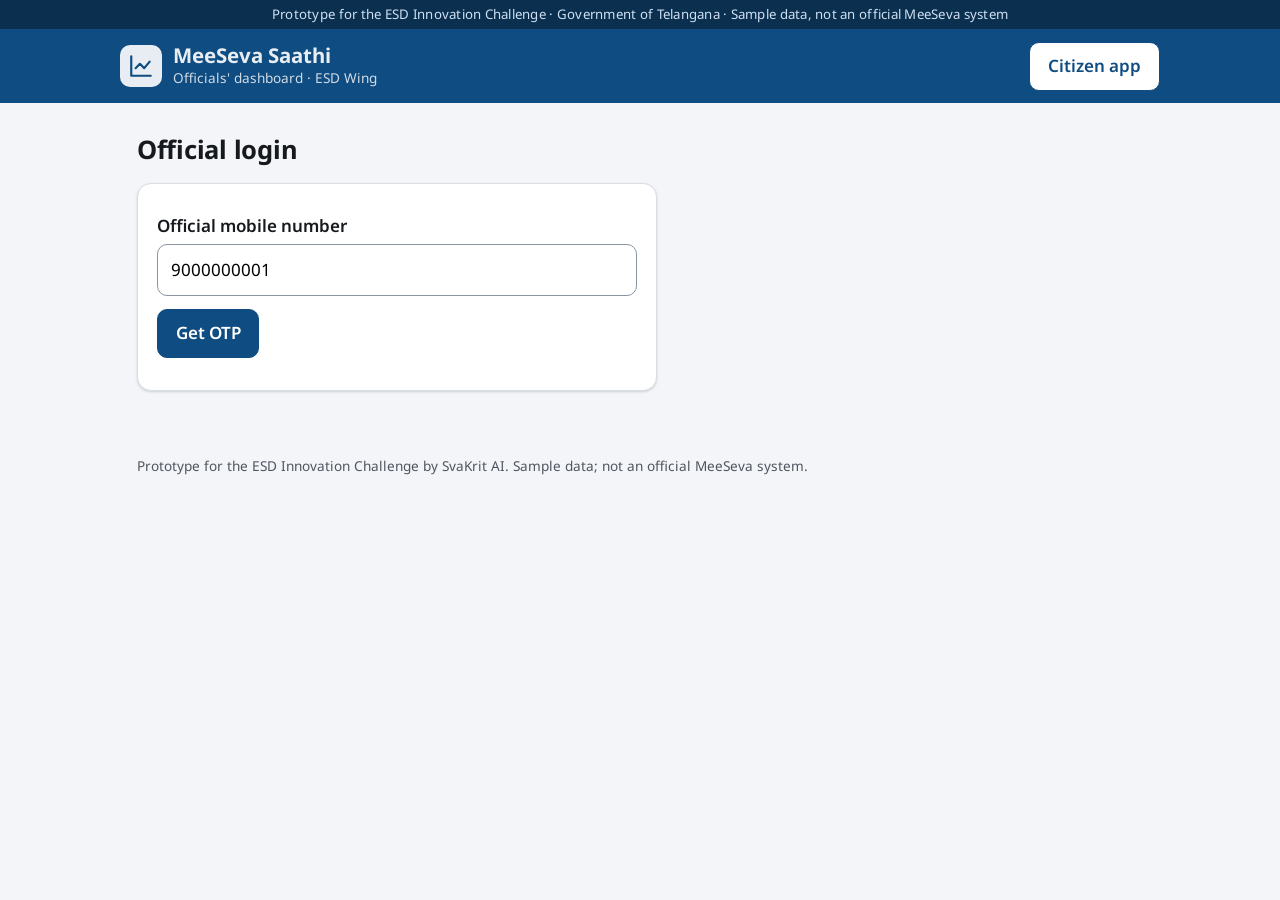
<file: static/official.html>
<!doctype html>
<html lang="en">
<head>
  <meta charset="utf-8">
  <meta name="viewport" content="width=device-width, initial-scale=1">
  <title>MeeSeva Saathi – Officials' dashboard</title>
  <meta name="theme-color" content="#0f4c81">
  <link rel="preconnect" href="https://fonts.googleapis.com">
  <link rel="preconnect" href="https://fonts.gstatic.com" crossorigin>
  <link rel="stylesheet" href="https://fonts.googleapis.com/css2?family=Noto+Sans:wght@400;600;700&family=Noto+Sans+Telugu:wght@400;600&family=Noto+Sans+Devanagari:wght@400;600&family=Noto+Naskh+Arabic:wght@400;600&display=swap">
  <link rel="stylesheet" href="/static/styles.css">
</head>
<body>
  <a class="skip" href="#main">Skip to main content</a>
  <div class="gov-strip">Prototype for the ESD Innovation Challenge · Government of Telangana · Sample data, not an official MeeSeva system</div>
  <header class="top"><div class="top-row">
    <a class="brand" href="/official" aria-label="Officials' dashboard home">
      <span class="mark" aria-hidden="true"><svg viewBox="0 0 24 24" fill="none" stroke="currentColor" stroke-width="2" stroke-linecap="round" stroke-linejoin="round"><path d="M3 3v18h18"/><path d="M7 14l4-4 4 4 5-6"/></svg></span>
      <span><b>MeeSeva Saathi</b><span>Officials' dashboard · ESD Wing</span></span>
    </a>
    <div class="a11y"><a class="btn secondary" href="/">Citizen app</a><button id="logout" type="button" hidden>Log out</button></div>
  </div></header>
  <main id="main" tabindex="-1"></main>
  <footer>Prototype for the ESD Innovation Challenge by SvaKrit AI. Sample data; not an official MeeSeva system.</footer>
  <script src="/static/official.js"></script>
</body>
</html>
</file>
<file: static/styles.css>
/* MeeSeva Saathi — mobile-first, GIGW 3.0 / WCAG 2.1 AA intent. Palette inspired by Telangana government sites. */
:root {
  --primary: #0f4c81; --primary-dark: #0b3a63; --primary-soft: #e7eff8; --accent: #e07b00; --accent-soft: #fff1e0;
  --ok: #1b7f3b; --ok-soft: #e4f4ea; --warn: #9a5b00; --warn-soft: #fff4de; --bad: #b3261e; --bad-soft: #fbe8e6;
  --bg: #f3f5f8; --surface: #ffffff; --text: #16191d; --muted: #4e5660; --line: #d9dee6; --focus: #ffbf47;
  --radius: 14px; --base: 17px; --shadow: 0 1px 2px rgba(16, 24, 40, .06), 0 1px 3px rgba(16, 24, 40, .1);
}
html { font-size: var(--base); scroll-behavior: smooth; }
html.text-lg { --base: 20px; } html.text-xl { --base: 23px; }
html.contrast { --primary: #000; --primary-dark: #000; --primary-soft: #fff; --accent: #000; --accent-soft: #fff; --bg: #fff;
  --surface: #fff; --text: #000; --muted: #000; --line: #000; --ok: #000; --ok-soft: #fff; --warn: #000; --warn-soft: #fff;
  --bad: #000; --bad-soft: #fff; --shadow: none; }
html.contrast .btn, html.contrast .card, html.contrast .chip, html.contrast .tile { border: 2px solid #000; }
* { box-sizing: border-box; }
html, body { overflow-x: hidden; }
body { margin: 0; font-family: "Noto Sans", "Noto Sans Telugu", "Noto Sans Devanagari", "Noto Naskh Arabic", system-ui, -apple-system,
  "Segoe UI", Roboto, sans-serif; background: var(--bg); color: var(--text); line-height: 1.55; -webkit-font-smoothing: antialiased; }
[dir="rtl"] body { font-family: "Noto Naskh Arabic", "Noto Sans", system-ui, sans-serif; line-height: 1.8; }
a { color: var(--primary); }
:focus-visible { outline: 3px solid var(--focus); outline-offset: 2px; }
.skip { position: absolute; inset-inline-start: .5rem; top: 0; transform: translateY(-120%); background: var(--focus); color: #000; padding: .6rem 1rem; z-index: 10; }
.skip:focus { transform: none; }
.sr-only { position: absolute; width: 1px; height: 1px; overflow: hidden; clip: rect(0 0 0 0); white-space: nowrap; }
svg.i { width: 1.25em; height: 1.25em; vertical-align: -.25em; fill: none; stroke: currentColor; stroke-width: 2; stroke-linecap: round; stroke-linejoin: round; flex-shrink: 0; }

/* header */
.gov-strip { background: #0b2f4f; color: #cfe0f3; font-size: .78rem; padding: .25rem 1rem; text-align: center; letter-spacing: .02em; }
header.top { background: var(--primary); color: #fff; padding: .75rem 1rem; }
.top-row { display: flex; align-items: center; justify-content: space-between; gap: .75rem; max-width: 1040px; margin: 0 auto; }
.brand { display: flex; align-items: center; gap: .65rem; text-decoration: none; color: #fff; }
.brand .mark { width: 42px; height: 42px; border-radius: 10px; background: #fff; display: grid; place-items: center; color: var(--primary); flex-shrink: 0; }
.brand .mark svg { width: 26px; height: 26px; }
.brand b { font-size: 1.2rem; display: block; line-height: 1.15; } .brand span { font-size: .8rem; opacity: .9; display: block; }
.a11y { display: flex; gap: .4rem; align-items: center; flex-wrap: wrap; justify-content: flex-end; }
.a11y select, .a11y button { font: inherit; font-size: .85rem; padding: .35rem .6rem; border-radius: 8px; border: 1px solid #ffffff55; background: #ffffff; color: #0b2f4f; min-height: 38px; cursor: pointer; }
.a11y button[aria-pressed="true"] { background: var(--focus); }
nav.main { background: var(--surface); border-bottom: 1px solid var(--line); position: sticky; top: 0; z-index: 5; }
nav.main ul { display: flex; gap: .15rem; list-style: none; margin: 0 auto; padding: .3rem .5rem; max-width: 1040px; overflow-x: auto; scrollbar-width: none; }
nav.main a { display: flex; align-items: center; gap: .4rem; color: var(--muted); text-decoration: none; padding: .55rem .8rem; border-radius: 10px; white-space: nowrap; min-height: 44px; font-weight: 500; }
nav.main a[aria-current="page"] { background: var(--primary-soft); color: var(--primary); font-weight: 700; }
.badge { background: var(--accent); color: #fff; border-radius: 99px; padding: 0 .45rem; font-size: .75rem; margin-inline-start: .25rem; font-weight: 700; }

main { max-width: 1040px; margin: 0 auto; padding: 1rem; }
h1 { font-size: 1.5rem; margin: .6rem 0 .5rem; letter-spacing: -.01em; } h2 { font-size: 1.15rem; margin: 1.3rem 0 .6rem; } h3 { margin: 0 0 .4rem; }
.muted { color: var(--muted); font-size: .92rem; }
.card { background: var(--surface); border: 1px solid var(--line); border-radius: var(--radius); padding: 1rem 1.1rem; margin: .75rem 0; box-shadow: var(--shadow); }
.btn { display: inline-flex; align-items: center; justify-content: center; gap: .45rem; font: inherit; font-weight: 600; padding: .6rem 1.05rem; min-height: 46px;
  border-radius: 10px; border: 1px solid var(--primary); background: var(--primary); color: #fff; cursor: pointer; text-decoration: none; transition: background .15s; }
.btn:hover { background: var(--primary-dark); }
.btn.secondary { background: var(--surface); color: var(--primary); } .btn.secondary:hover { background: var(--primary-soft); }
.btn.accent { background: var(--accent); border-color: var(--accent); } .btn.accent:hover { background: #c56c00; }
.btn.danger { background: var(--surface); color: var(--bad); border-color: var(--bad); }
.btn:disabled { opacity: .5; cursor: not-allowed; }
.row { display: flex; gap: .5rem; flex-wrap: wrap; align-items: center; }
label { display: block; font-weight: 600; margin: .7rem 0 .3rem; }
input[type=text], input[type=tel], input[type=search], textarea, select.field { width: 100%; font: inherit; padding: .7rem .8rem; border: 1.5px solid #8a95a3; border-radius: 10px; background: #fff; color: #000; min-height: 46px; }
input:focus-visible, select.field:focus-visible { border-color: var(--primary); }

/* home */
.hero { background: linear-gradient(135deg, var(--primary) 0%, #1565a8 100%); color: #fff; border-radius: 18px; padding: 1.4rem 1.25rem; margin: .5rem 0 1rem; box-shadow: var(--shadow); }
html.contrast .hero { background: #000; }
.hero h1 { color: #fff; font-size: 1.55rem; margin: 0 0 .4rem; } .hero p { margin: 0 0 1rem; opacity: .95; }
.hero .composer { position: static; background: transparent; padding: 0; border: 0; }
.hero input { border-color: transparent; }
.tiles { display: grid; grid-template-columns: repeat(2, 1fr); gap: .65rem; }
@media (min-width: 560px) { .tiles { grid-template-columns: repeat(3, 1fr); } } @media (min-width: 900px) { .tiles { grid-template-columns: repeat(4, 1fr); } }
.tile { display: flex; flex-direction: column; gap: .35rem; background: var(--surface); border: 1px solid var(--line); border-radius: var(--radius); padding: .9rem; text-decoration: none; color: var(--text); min-height: 96px; box-shadow: var(--shadow); font: inherit; text-align: start; cursor: pointer; }
.tile:hover { border-color: var(--primary); } .tile .ic { color: var(--primary); } .tile b { font-size: .98rem; line-height: 1.25; } .tile small { color: var(--muted); }
.steps { display: grid; grid-template-columns: repeat(3, 1fr); gap: .6rem; }
.steps div { background: var(--primary-soft); border-radius: 12px; padding: .8rem; font-size: .92rem; } .steps b { display: block; color: var(--primary); margin-bottom: .2rem; }
@media (max-width: 480px) { .steps { grid-template-columns: 1fr; } }

/* chat */
.chat { display: flex; flex-direction: column; gap: .7rem; margin: 1rem 0; }
.msg { max-width: 94%; padding: .75rem .95rem; border-radius: 16px; white-space: pre-line; }
.msg.user { align-self: flex-end; background: var(--primary); color: #fff; border-end-end-radius: 4px; }
.msg.bot { align-self: flex-start; background: var(--surface); border: 1px solid var(--line); border-end-start-radius: 4px; box-shadow: var(--shadow); }
.msg.bot .who { display: flex; align-items: center; gap: .4rem; font-size: .8rem; color: var(--muted); margin-bottom: .3rem; font-weight: 600; }
.msg.bot .who .av { width: 22px; height: 22px; border-radius: 50%; background: var(--primary); color: #fff; display: grid; place-items: center; font-size: .7rem; }
.src { font-size: .72rem; color: var(--muted); margin-inline-start: auto; font-weight: 400; }
.composer { position: sticky; bottom: 0; background: var(--bg); padding: .6rem 0; display: grid; grid-template-columns: 1fr 1fr; gap: .5rem; border-top: 1px solid var(--line); }
.composer input { grid-column: 1 / -1; }
@media (min-width: 640px) { .composer { grid-template-columns: 1fr auto auto; } .composer input { grid-column: auto; } }
.chips { display: flex; gap: .45rem; flex-wrap: wrap; margin-top: .5rem; }
.chip { font: inherit; font-size: .9rem; padding: .45rem .8rem; border-radius: 99px; border: 1px solid var(--primary); background: var(--surface); color: var(--primary); cursor: pointer; min-height: 40px; }
.chip:hover { background: var(--primary-soft); }

/* service card */
.svc-card { border-inline-start: 4px solid var(--primary); }
.svc-card .dept { font-size: .8rem; color: var(--muted); text-transform: uppercase; letter-spacing: .04em; }
.facts { display: grid; grid-template-columns: repeat(3, 1fr); gap: .5rem; margin: .7rem 0; }
.facts div { background: var(--primary-soft); border-radius: 10px; padding: .55rem .6rem; font-size: .85rem; color: var(--muted); }
.facts b { display: block; color: var(--text); font-size: 1.05rem; }
.doclist { list-style: none; padding: 0; margin: .4rem 0 .8rem; }
.doclist li { display: flex; gap: .5rem; align-items: flex-start; padding: .35rem 0; border-bottom: 1px dashed var(--line); }
.doclist li svg { color: var(--ok); margin-top: .2rem; }
.note { background: var(--accent-soft); border-inline-start: 3px solid var(--accent); padding: .5rem .7rem; border-radius: 8px; font-size: .85rem; color: var(--warn); }

/* applications */
.status { display: inline-block; padding: .2rem .65rem; border-radius: 99px; font-size: .8rem; font-weight: 700; background: var(--primary-soft); color: var(--primary); }
.status.approved { background: var(--ok-soft); color: var(--ok); } .status.rejected { background: var(--bad-soft); color: var(--bad); }
.status.needs_documents { background: var(--warn-soft); color: var(--warn); }
.timeline { display: flex; gap: 0; margin: .6rem 0 1rem; counter-reset: step; }
.timeline div { flex: 1; text-align: center; font-size: .78rem; color: var(--muted); position: relative; padding-top: 1.6rem; }
.timeline div::before { counter-increment: step; content: counter(step); position: absolute; top: 0; left: 50%; transform: translateX(-50%); width: 24px; height: 24px; border-radius: 50%; background: var(--line); color: var(--text); font-weight: 700; font-size: .75rem; display: grid; place-items: center; z-index: 1; }
.timeline div::after { content: ""; position: absolute; top: 11px; left: 50%; width: 100%; height: 3px; background: var(--line); }
.timeline div:last-child::after { display: none; }
.timeline div.done::before, .timeline div.done::after { background: var(--ok); color: #fff; }
.timeline div.now::before { background: var(--primary); color: #fff; box-shadow: 0 0 0 4px var(--primary-soft); }
.timeline div.now { color: var(--primary); font-weight: 700; }
.timeline div.bad::before { background: var(--bad); color: #fff; }
.check { display: flex; gap: .7rem; align-items: center; padding: .6rem 0; border-bottom: 1px solid var(--line); }
.check input { width: 26px; height: 26px; flex-shrink: 0; accent-color: var(--primary); }
.explain { background: var(--primary-soft); border-inline-start: 4px solid var(--primary); padding: .8rem 1rem; border-radius: 10px; }
.list-item { display: flex; justify-content: space-between; gap: .75rem; align-items: center; }
.progress { height: 8px; background: var(--line); border-radius: 4px; overflow: hidden; margin: .4rem 0; } .progress i { display: block; height: 100%; background: var(--ok); }
.toast { position: fixed; bottom: 1rem; left: 50%; transform: translateX(-50%); background: #16191d; color: #fff; padding: .75rem 1.1rem; border-radius: 10px; z-index: 20; max-width: 92vw; }
footer { max-width: 1040px; margin: 2rem auto 1rem; padding: 0 1rem; font-size: .8rem; color: var(--muted); }

/* dashboard */
table { width: 100%; border-collapse: collapse; font-size: .9rem; } th, td { text-align: start; padding: .5rem .45rem; border-bottom: 1px solid var(--line); vertical-align: top; }
th { color: var(--muted); font-size: .8rem; text-transform: uppercase; letter-spacing: .04em; }
.kpis { display: grid; grid-template-columns: repeat(auto-fit, minmax(170px, 1fr)); gap: .75rem; }
.kpi { display: flex; gap: .7rem; align-items: center; } .kpi .ic { width: 42px; height: 42px; border-radius: 10px; background: var(--primary-soft); color: var(--primary); display: grid; place-items: center; flex-shrink: 0; }
.kpi b { display: block; font-size: 1.55rem; line-height: 1.1; } .kpi span { font-size: .82rem; color: var(--muted); }
.bar { height: 10px; background: var(--primary); border-radius: 5px; min-width: 4px; }
.grid2 { display: grid; grid-template-columns: 1fr; gap: .75rem; } @media (min-width: 800px) { .grid2 { grid-template-columns: 1fr 1fr; } }
.grid2 .card { margin: 0; }
.pill { display: inline-block; padding: .1rem .5rem; border-radius: 99px; font-size: .78rem; font-weight: 600; }
.pill.negative { background: var(--bad-soft); color: var(--bad); } .pill.positive { background: var(--ok-soft); color: var(--ok); } .pill.neutral { background: var(--primary-soft); color: var(--primary); }
.stat-note { font-size: .8rem; color: var(--muted); }
@media (prefers-reduced-motion: reduce) { * { transition: none !important; animation: none !important; scroll-behavior: auto !important; } }
@media print { header.top, nav.main, .composer, .a11y, .gov-strip { display: none; } }

/* phones: bottom tab bar instead of a scrolling top nav; compact header */
@media (max-width: 640px) {
  header.top { padding: .55rem .8rem; }
  .top-row { flex-direction: column; align-items: stretch; gap: .5rem; }
  .brand b { font-size: 1.1rem; white-space: nowrap; } .brand span { font-size: .75rem; }
  .a11y { justify-content: flex-start; } .a11y select, .a11y button { min-height: 36px; font-size: .8rem; padding: .3rem .5rem; }
  nav.main { position: fixed; top: auto; bottom: 0; left: 0; right: 0; border-top: 1px solid var(--line); border-bottom: 0; box-shadow: 0 -2px 10px rgba(16,24,40,.08); z-index: 6; }
  nav.main ul { display: grid; grid-template-columns: repeat(6, 1fr); gap: 0; padding: .25rem .25rem calc(.25rem + env(safe-area-inset-bottom)); overflow: visible; }
  nav.main li:nth-child(7) { display: none; }  /* Why Saathi lives in the footer on phones */
  nav.main a { flex-direction: column; gap: .15rem; padding: .35rem .1rem; font-size: .62rem; min-height: 56px; justify-content: center; text-align: center; white-space: normal; line-height: 1.1; }
  nav.main a svg.i { width: 1.45em; height: 1.45em; }
  .badge { position: absolute; margin: 0; transform: translate(10px, -26px); }
  nav.main a { position: relative; }
  main { padding-bottom: 5.5rem; }
  .composer { bottom: 4.6rem; }
  footer { padding-bottom: 5rem; }
  .hero h1 { font-size: 1.35rem; }
  .facts { grid-template-columns: repeat(3, 1fr); gap: .35rem; } .facts div { padding: .45rem .4rem; font-size: .78rem; } .facts b { font-size: .95rem; }
  .msg { max-width: 100%; }
}
</file>
